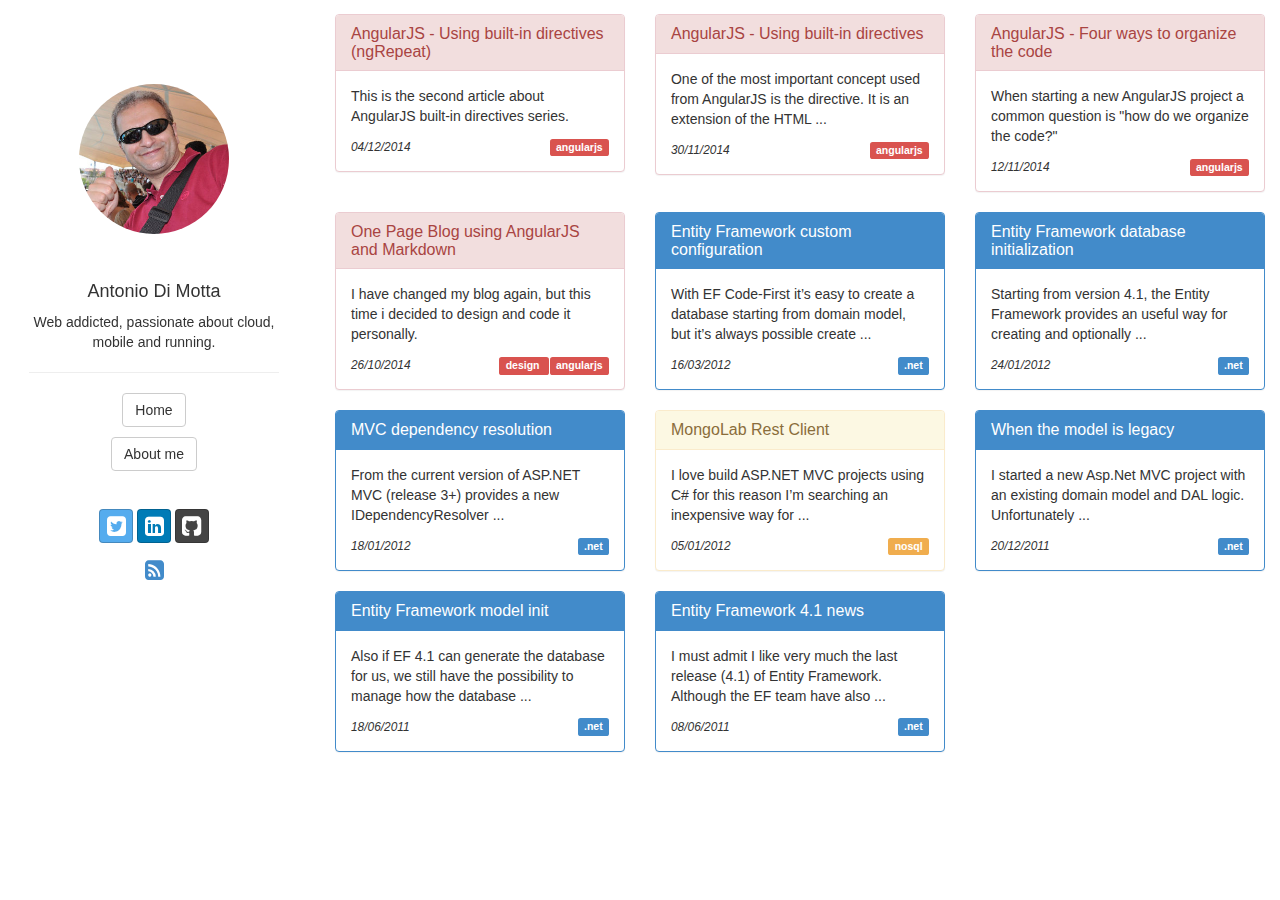
<file: app/index.html>
<!DOCTYPE html>
<html lang="en" ng-app="onepageblog">
<head>
    <meta charset="UTF-8">

    <title>Antonio Di Motta</title>

    <meta name="author" content="Antonio Di Motta">
    <meta name="description" content="Antonio Di Motta's blog">
    <meta name="keywords" content="angularjs, nodejs, cloud, mobile, mvc, rest, entityframework, antdimot, antonio di motta">
    <meta name="viewport" content="width=device-width, initial-scale=1">

    <link href="http://antdimot.github.io/app/rss.xml" rel="alternate" title="Antonio Di Motta" type="application/atom+xml">
    <link rel="canonical" href="http://www.dimotta.net">

    <link rel="stylesheet" type="text/css" href="lib/css/bootstrap.min.css" />
    <link rel="stylesheet" type="text/css" href="lib/css/font-awesome.min.css" />
    <link rel="stylesheet" type="text/css" href="lib/css/bootstrap-social.css" />

    <link rel="stylesheet" type="text/css" href="css/site.css" />

    <script src="lib/js/jquery-2.1.1.min.js" language="JavaScript"></script>
    <script src="lib/js/bootstrap.min.js" language="JavaScript"></script>
    <script src="lib/js/angular.min.js" language="JavaScript"></script>
    <script src="lib/js/angular-route.min.js" language="JavaScript"></script>
    <script src="lib/js/angular-sanitize.min.js" language="JavaScript"></script>
    <script src="lib/js/Markdown.Converter.js" language="JavaScript"></script>

    <script src="js/app.js" lang="Javascript"></script>
    <script src="js/constants.js" lang="Javascript"></script>
    <script src="js/services.js" lang="Javascript"></script>
    <script src="js/controllers.js" lang="Javascript"></script>
    <script src="js/directives.js" lang="Javascript"></script>
</head>
<body>

<div class="container-fluid">

    <div ng-view></div>

</div>

</body>
</html>
</file>
<file: app/css/site.css>
@media screen and (max-width: 767px) {
    .adm-header-panel {
        float: left;
        padding-top: 2em;
        padding-left: 3em;
        position: inherit;
        text-align: center;
        display: table;
    }
}

@media screen and (min-width: 768px) {
    .adm-header-panel {
        float: left;
        padding-top: 6em;
        padding-left: 1em;
        position: fixed;
        text-align: center;
        display: table;
        /*background-color: red;*/
    }
}

div.adm-workarea-panel {
    padding-top: 1em;
    float: left;
}

div.adm-avatar {
    padding-bottom: 2em;
}

div.adm-caption {
    width:250px;
    text-align: center;
    padding-bottom: 2em;
}

div.adm-social {
    display: inline;
}
</file>
